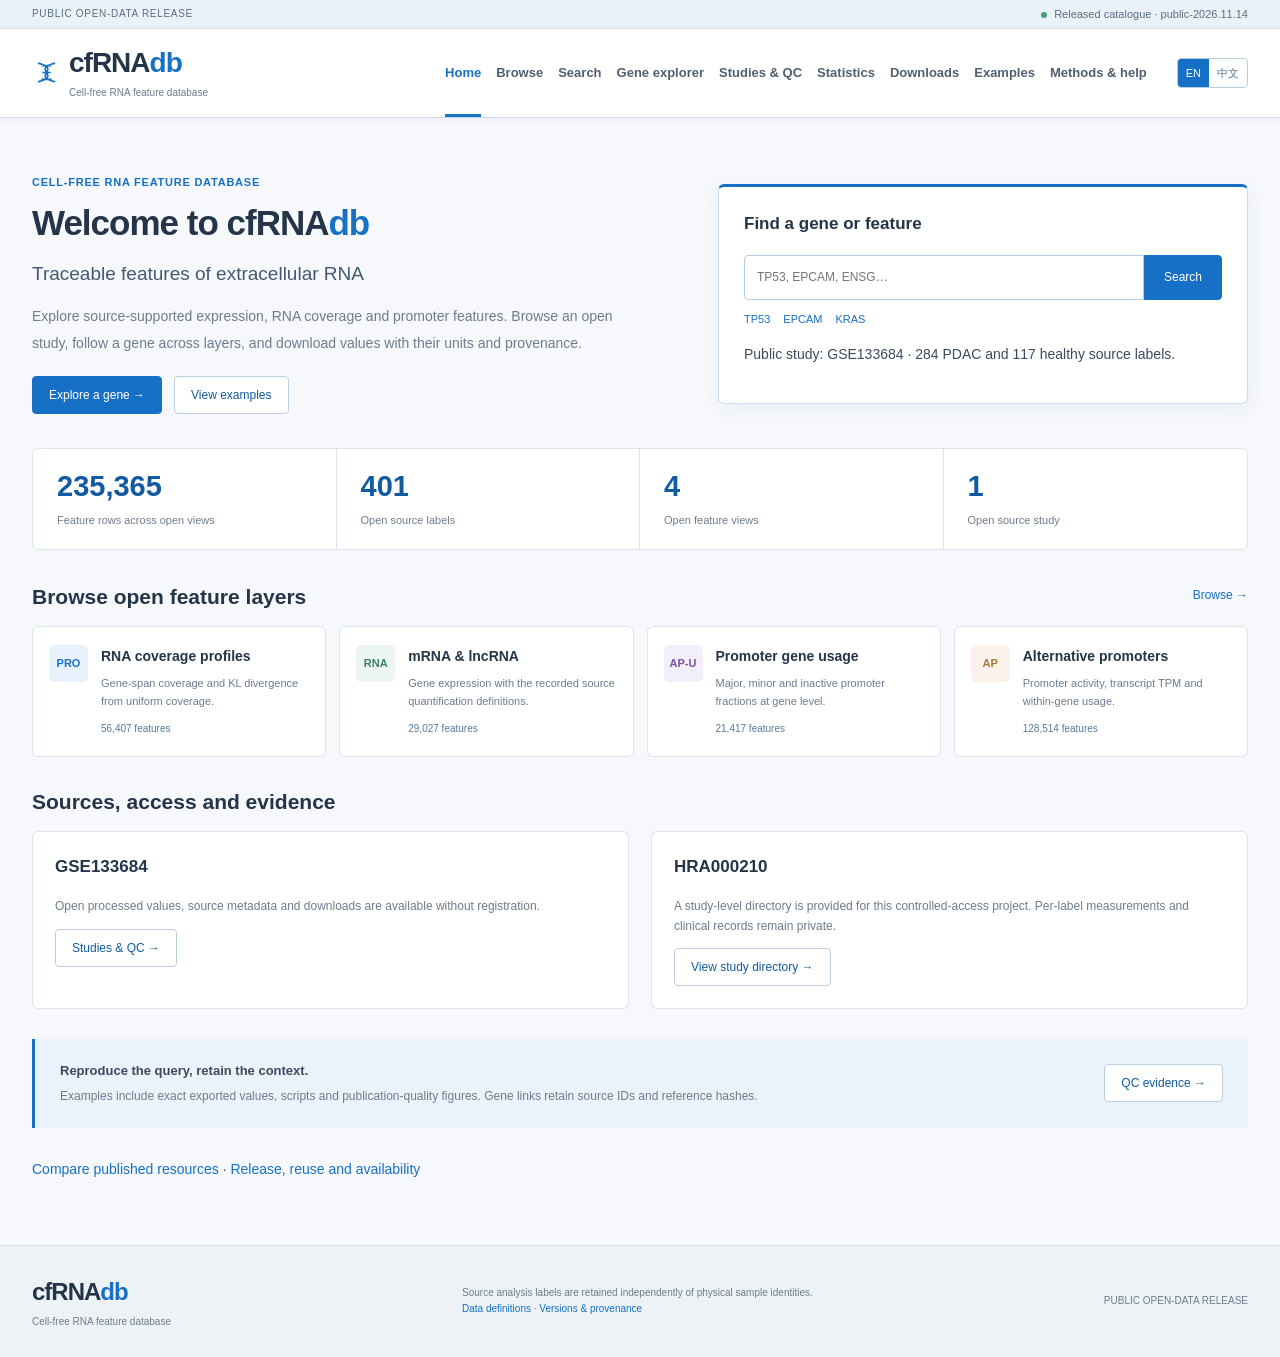
<file: index.html>
<!doctype html>
<html lang="en">
<head>
  <meta charset="utf-8">
  <meta name="viewport" content="width=device-width, initial-scale=1">
  <meta name="robots" content="index,follow">
  <meta name="referrer" content="no-referrer">
  <link rel="icon" href="data:image/svg+xml,%3Csvg xmlns='http://www.w3.org/2000/svg' viewBox='0 0 32 32'%3E%3Crect width='32' height='32' rx='6' fill='%231670c5'/%3E%3Cpath d='M8 5C31 13 1 19 24 27M24 5C1 13 31 19 8 27M10 9h12M10 23h12M11 16h10' fill='none' stroke='%23dbe7d9' stroke-width='1.5'/%3E%3C/svg%3E">
  <meta name="cfrnadb-access" content="public">
  <meta name="description" content="Explore open plasma extracellular RNA features, source-linked genes and reproducible resource examples.">
  <title>cfRNAdb · Open RNA feature resource</title>
  <link rel="stylesheet" href="/portal/assets/portal.css">
  <script type="module" src="/portal/assets/portal.mjs"></script>
</head>
<body>
  <a class="skip" href="#content" data-i18n="skip">Skip to content</a>
  <div class="access-strip"><div class="wrap topbar"><span data-i18n="public">OPEN DATA EDITION</span><span id="connection" class="connection" role="status" data-i18n="connecting">Connecting to the catalogue…</span></div></div>
  <header class="header"><div class="wrap header-inner">
    <a class="brand" href="#/" aria-label="cfRNAdb home"><svg viewBox="0 0 34 34" aria-hidden="true"><path d="M7 6c29 8-9 14 20 22M27 6C-2 14 36 20 7 28M11 9h12M11 25h12M12 17h10"/></svg><span>cfRNA<b>db</b><small data-i18n="subtitle">Cell-free RNA feature database</small></span></a>
    <nav aria-label="Main navigation"><a href="#/" data-nav="home" data-i18n="home">Home</a><a href="#/browse" data-nav="browse" data-i18n="browse">Browse</a><a href="#/search" data-nav="search" data-i18n="search">Search</a><a href="#/genes" data-nav="genes" data-i18n="genes">Gene explorer</a><a href="#/studies" data-nav="studies" data-i18n="studies">Studies & QC</a><a href="#/statistics" data-nav="statistics" data-i18n="statistics">Statistics</a><a href="#/downloads" data-nav="downloads" data-i18n="downloads">Downloads</a><a href="#/examples" data-nav="examples" data-i18n="examples">Examples</a><a href="#/methods" data-nav="methods" data-i18n="help">Methods & help</a></nav>
    <div class="language-switch" aria-label="Language / 界面语言"><a href="?lang=en" data-language="en" lang="en">EN</a><a href="?lang=zh" data-language="zh" lang="zh-CN">中文</a></div>
  </div></header>
  <main id="content" class="wrap main" tabindex="-1"><div class="loading" data-i18n="loading">Loading research data…</div></main>
  <footer class="footer"><div class="wrap footer-inner"><div class="brand-text">cfRNA<b>db</b><small data-i18n="subtitle">Cell-free RNA feature database</small></div><p><span data-i18n="footerNote">Source analysis labels are retained independently of physical sample identities.</span><br><a href="#/methods?section=identity" data-i18n="footerDefinitions">Data definitions</a> · <a href="#/methods?section=versions" data-i18n="footerProvenance">Versions & provenance</a></p><span data-i18n="public">OPEN DATA EDITION</span></div></footer>
  <div id="toast" role="status" aria-live="polite"></div>
</body>
</html>
</file>
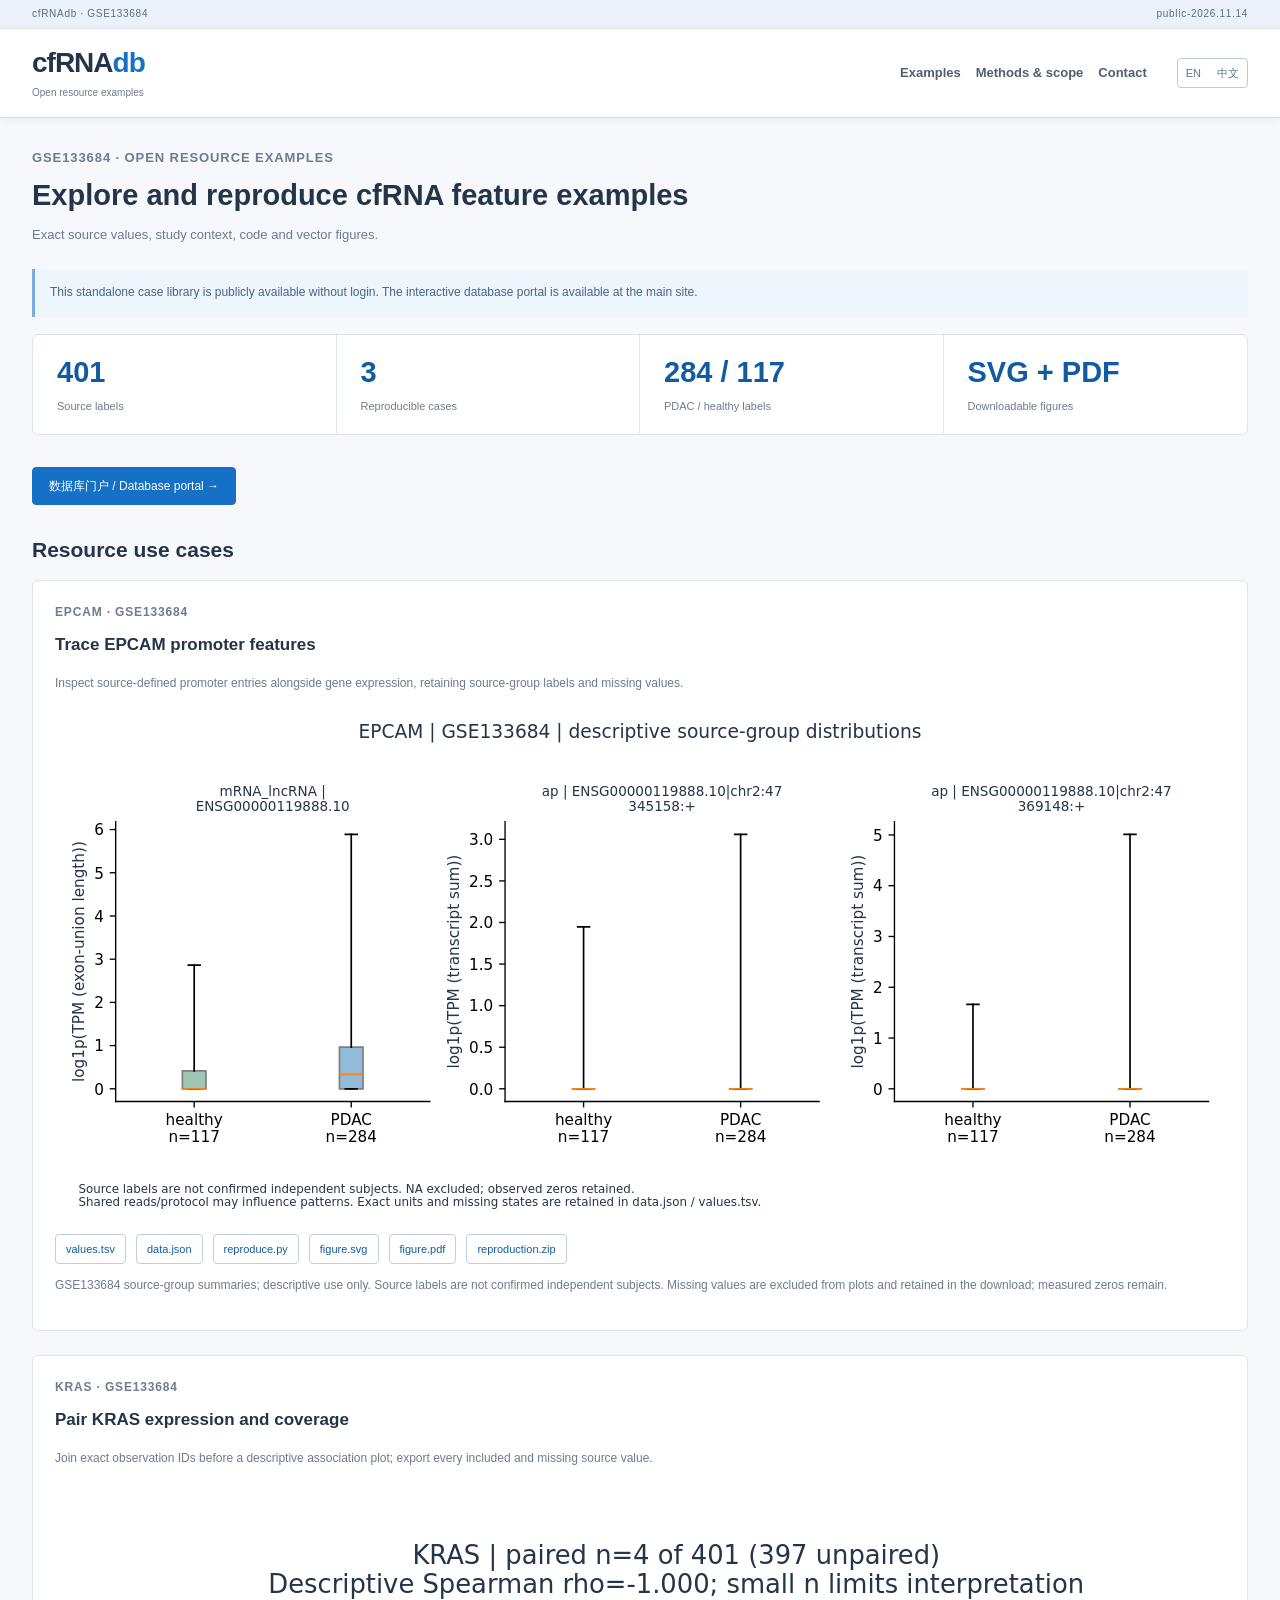
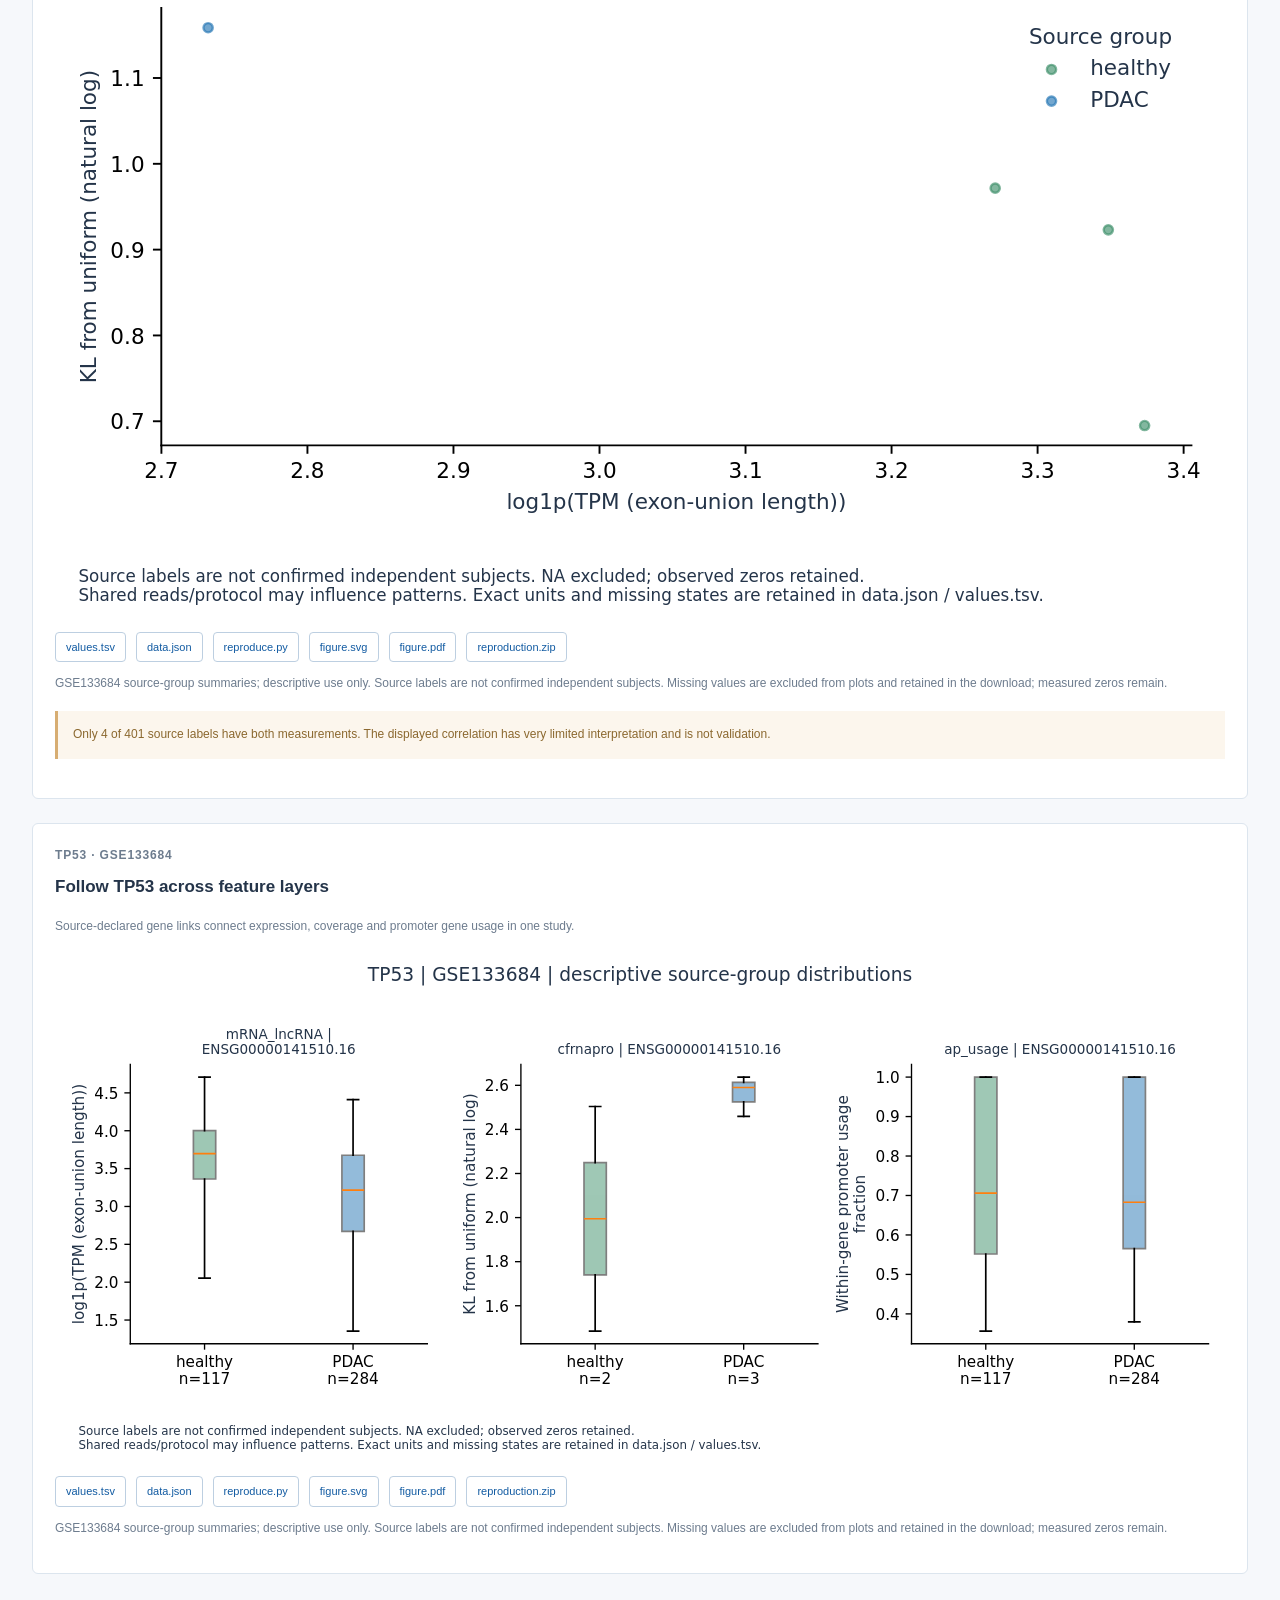
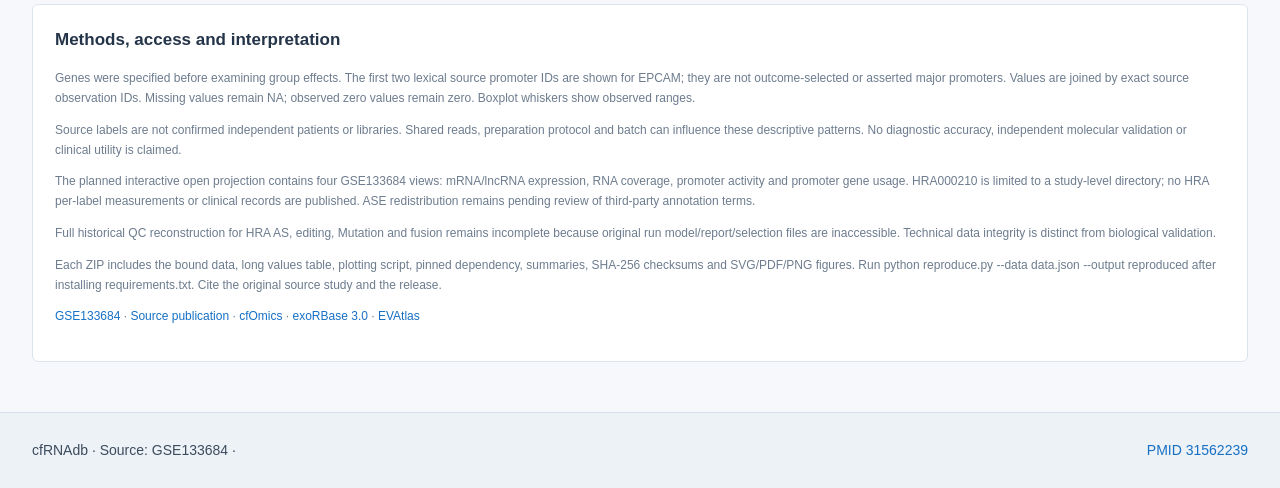
<file: open/index.html>
<!doctype html><html lang="en"><head><meta charset="utf-8"><meta name="viewport" content="width=device-width, initial-scale=1"><meta name="description" content="Open, reproducible cfRNA resource examples from GSE133684 with exact values, provenance, code and SVG/PDF figures."><title>cfRNAdb · Open resource examples</title><link rel="stylesheet" href="assets/portal.css"></head><body>
<a class="skip" href="#content">Skip to content</a><div class="access-strip"><div class="wrap topbar"><span>cfRNAdb · GSE133684</span><span>public-2026.11.14</span></div></div><header class="header"><div class="wrap header-inner"><a class="brand" href="./"><span>cfRNA<b>db</b><small>Open resource examples</small></span></a><nav aria-label="Main navigation"><a href="#cases" id="nav-examples">Examples</a><a href="#methods" id="nav-methods">Methods &amp; scope</a><a href="https://github.com/linxiangsun145/cfrnadb-web/issues">Contact</a></nav><div class="language-switch"><a href="?lang=en">EN</a><a href="?lang=zh">中文</a></div></div></header><main class="wrap main" id="content"></main><footer class="footer"><div class="wrap footer-inner">cfRNAdb · Source: GSE133684 · <a href="https://pubmed.ncbi.nlm.nih.gov/31562239/">PMID 31562239</a></div></footer>
<script type="application/json" id="examples-data">{"format": "cfrnadb.resource-examples.v1", "release": "public-2026.11.14", "items": [{"id": "epcam-promoters", "gene": "EPCAM", "title_en": "Trace EPCAM promoter features", "title_zh": "追溯EPCAM启动子特征", "summary_en": "Inspect source-defined promoter entries alongside gene expression, retaining source-group labels and missing values.", "summary_zh": "将来源定义的启动子条目与基因表达并列查看，保留来源分组和缺失值。", "files": {"data.json": {"sha256": "4f8658f0f9938d1b926144a37bb05c35ae7957532683098acb07256074f74899", "bytes": 193455}, "values.tsv": {"sha256": "b20957470ef307a663233b4a7faf98c8e587790872538b33e7760c210ee69d20", "bytes": 341013}, "reproduce.py": {"sha256": "290efe89f8bc1f95d0ef4e1111f65cdaf94ddfe2cfeab08ba9d030b071e8b623", "bytes": 6216}, "requirements.txt": {"sha256": "c99238cf747fc41c2aca9129f9305e26d332f4e6beb7b7cc05ae76c7ee4fc808", "bytes": 20}, "README.txt": {"sha256": "ee2aae8d5c2c106ccec276c7afac1a240b728a3035aa523cd701ae68938880cb", "bytes": 803}, "summary.json": {"sha256": "1d4b39524eeb153fe3281a4cc411c84c632d02b81c769964969619a2ff695453", "bytes": 2195}, "figure.svg": {"sha256": "c25c3733319a443b1a8be186dfb14b8fa8ca414bad9370fc14521bb5162b8950", "bytes": 23737}, "figure.pdf": {"sha256": "3fe7b254185a510632d994537454f3b05d45dd69e4641c344a6001bec8c45116", "bytes": 20474}, "figure.png": {"sha256": "ec52a79899b0de8c83de045297b526d27ad0cd08e4b3697bf43065d5be1b1070", "bytes": 189710}, "SHA256SUMS.txt": {"sha256": "432a14b995a274d72b99678ceecbef6c587550c490f980fbd0b2f68d18a53902", "bytes": 711}, "reproduction.zip": {"sha256": "a04664eaab54c5e17134ec9c9e722bc9b5557c365c98e6b10d30a32f925d47e5", "bytes": 273557}}, "caption_en": "GSE133684 source-group summaries; descriptive use only. Source labels are not confirmed independent subjects. Missing values are excluded from plots and retained in the download; measured zeros remain.", "caption_zh": "GSE133684 来源分组的描述性展示；来源标签不等于已确认的独立受试者。绘图排除缺失值，下载文件保留缺失状态及实测零值。"}, {"id": "kras-paired-values", "gene": "KRAS", "title_en": "Pair KRAS expression and coverage", "title_zh": "配对查看KRAS表达与覆盖谱", "summary_en": "Join exact observation IDs before a descriptive association plot; export every included and missing source value.", "summary_zh": "按精确观察ID配对后展示描述性关联，导出全部纳入及缺失的来源值。", "files": {"data.json": {"sha256": "faef7a2e4fc92bd3ad4d087d05b5f9c50a4c975aab6a9a1abe69b4103e894cd4", "bytes": 155151}, "values.tsv": {"sha256": "a586c37714c176a2435a8621e9f3a4f61770f1a173fd654dfef386615d0326fe", "bytes": 233209}, "reproduce.py": {"sha256": "290efe89f8bc1f95d0ef4e1111f65cdaf94ddfe2cfeab08ba9d030b071e8b623", "bytes": 6216}, "requirements.txt": {"sha256": "c99238cf747fc41c2aca9129f9305e26d332f4e6beb7b7cc05ae76c7ee4fc808", "bytes": 20}, "README.txt": {"sha256": "a9e46a52697409f1997d6c2c5f7304aa66fc13e153cf05b9f8a66a8d8b85f143", "bytes": 806}, "summary.json": {"sha256": "56a9120f761eb52e6676350a657b59138cab115e8a89f42255ef5c239aeac9a0", "bytes": 1878}, "figure.svg": {"sha256": "2e80803e15d5531cb2414c0653528759648f61ff60a8d68f9f36ebcebcaab156", "bytes": 11646}, "figure.pdf": {"sha256": "e0a9357e8ef24aeb5f40cd647fb1673eafd2c0345eb6f39f2cf64b2c192f7334", "bytes": 19190}, "figure.png": {"sha256": "3c48dd0684f306d0f127a7ec2a798c543e177358a96bbea5ebf6e491deef3ef0", "bytes": 161294}, "SHA256SUMS.txt": {"sha256": "b509719c04258061e3e40f886d49b0631fb1839c02e752531bcf0381e4cd4acf", "bytes": 711}, "reproduction.zip": {"sha256": "cd1cc2067a87a95d1789b4393dfef1a96ea17c0407f21ac7ec08fb8d0655a9da", "bytes": 228418}}, "caption_en": "GSE133684 source-group summaries; descriptive use only. Source labels are not confirmed independent subjects. Missing values are excluded from plots and retained in the download; measured zeros remain.", "caption_zh": "GSE133684 来源分组的描述性展示；来源标签不等于已确认的独立受试者。绘图排除缺失值，下载文件保留缺失状态及实测零值。"}, {"id": "tp53-multiview", "gene": "TP53", "title_en": "Follow TP53 across feature layers", "title_zh": "追踪TP53的跨特征层信息", "summary_en": "Source-declared gene links connect expression, coverage and promoter gene usage in one study.", "summary_zh": "按来源明确的基因标识，关联同一研究内的表达、覆盖谱和启动子使用率。", "files": {"data.json": {"sha256": "8cced22a71edcae9f071897e4a95ce644de491c6f3e2f4dfb19027af5c88dea1", "bytes": 206843}, "values.tsv": {"sha256": "b7ea6b2ce7d0ff47a24cc61cf9eaa3b8b7a86a987ec98b622a832a649ed4104d", "bytes": 344506}, "reproduce.py": {"sha256": "290efe89f8bc1f95d0ef4e1111f65cdaf94ddfe2cfeab08ba9d030b071e8b623", "bytes": 6216}, "requirements.txt": {"sha256": "c99238cf747fc41c2aca9129f9305e26d332f4e6beb7b7cc05ae76c7ee4fc808", "bytes": 20}, "README.txt": {"sha256": "7fd9e959d872806af158ee6306e6b4a6642a2a3b55a6069f7764f854b805b9da", "bytes": 802}, "summary.json": {"sha256": "b0f07edc8a0a7517ea252ef27d0c07420dd0db8971a61a2fc0dc2b5c5a2b2001", "bytes": 2357}, "figure.svg": {"sha256": "9b18254483371fd96c8f7c03f4c6dd8e81dcac63bd82c6899d8ea16f936ae62f", "bytes": 23559}, "figure.pdf": {"sha256": "820127a9f6639bdec8c9b3f7f5cf18a05c335c50b05ba6a2621a6f43f88cfd86", "bytes": 20907}, "figure.png": {"sha256": "341348d1b94a68837c4224161fea6563008223dc3016afb8d25cb54c2a29e10e", "bytes": 210267}, "SHA256SUMS.txt": {"sha256": "c6e5ed17a235f38d96e6ca814d398d6f72c3758f11b0081371b61672bda580a8", "bytes": 711}, "reproduction.zip": {"sha256": "a0480ce5f33edc40eccea905730259179c248198541acdeb627e0ffe6df93b02", "bytes": 304219}}, "caption_en": "GSE133684 source-group summaries; descriptive use only. Source labels are not confirmed independent subjects. Missing values are excluded from plots and retained in the download; measured zeros remain.", "caption_zh": "GSE133684 来源分组的描述性展示；来源标签不等于已确认的独立受试者。绘图排除缺失值，下载文件保留缺失状态及实测零值。"}]}</script><script>
const zh=new URLSearchParams(location.search).get('lang')==='zh',c=(en,cn)=>zh?cn:en,e=v=>String(v??'').replace(/[&<>"']/g,x=>({'&':'&amp;','<':'&lt;','>':'&gt;','"':'&quot;',"'":'&#39;'}[x])),data=JSON.parse(document.getElementById('examples-data').textContent);
document.documentElement.lang=zh?'zh-CN':'en';document.getElementById('nav-examples').textContent=c('Examples','使用案例');document.getElementById('nav-methods').textContent=c('Methods & scope','方法与公开范围');
document.querySelector('#content').innerHTML='<div class="page-top"><div><p class="eyebrow">GSE133684 · OPEN RESOURCE EXAMPLES</p><h1>'+c('Explore and reproduce cfRNA feature examples','查看并复现 cfRNA 特征案例')+'</h1><p>'+c('Exact source values, study context, code and vector figures.','提供精确来源值、研究语境、代码和矢量图。')+'</p></div></div><div class="note">'+c('This standalone case library is publicly available without login. The interactive database portal is available at the main site.','此独立案例库无需登录即可访问。交互式数据库门户现已可从主站访问。')+'</div><div class="metric-row">'+[['401',c('Source labels','来源标签')],['3',c('Reproducible cases','可复现案例')],['284 / 117',c('PDAC / healthy labels','PDAC / healthy 标签')],['SVG + PDF',c('Downloadable figures','可下载图表')]].map(([v,l])=>'<div class="metric"><strong>'+v+'</strong><span>'+l+'</span></div>').join('')+'</div><p><a class="btn primary" href="/?lang=zh">数据库门户 / Database portal →</a></p><section id="cases"><div class="section-head"><h2>'+c('Resource use cases','资源使用案例')+'</h2></div><div class="example-grid">'+data.items.map(item=>'<article class="card"><p class="eyebrow">'+e(item.gene)+' · GSE133684</p><h2>'+e(c(item.title_en,item.title_zh))+'</h2><p>'+e(c(item.summary_en,item.summary_zh))+'</p><a href="examples/'+item.id+'/figure.svg"><img class="example-figure" src="examples/'+item.id+'/figure.svg" alt="'+e(c(item.title_en,item.title_zh))+'"></a><div class="metadata-downloads">'+['values.tsv','data.json','reproduce.py','figure.svg','figure.pdf','reproduction.zip'].map(name=>'<a class="btn small" download href="examples/'+item.id+'/'+name+'">'+name+'</a>').join('')+'</div><p class="small muted">'+e(c(item.caption_en,item.caption_zh))+'</p>'+(item.gene==='KRAS'?'<div class="note warning">'+c('Only 4 of 401 source labels have both measurements. The displayed correlation has very limited interpretation and is not validation.','401个来源标签中仅4个同时具有两项有效测量。相关系数的解释受到很大限制，不作为验证依据。')+'</div>':'')+'</article>').join('')+'</div></section><section class="card section-gap" id="methods"><h2>'+c('Methods, access and interpretation','方法、访问范围与解释')+'</h2><p>'+c('Genes were specified before examining group effects. The first two lexical source promoter IDs are shown for EPCAM; they are not outcome-selected or asserted major promoters. Values are joined by exact source observation IDs. Missing values remain NA; observed zero values remain zero. Boxplot whiskers show observed ranges.','示例基因在检查组间效应前指定。EPCAM展示按来源ID字典顺序排列的前两个启动子，不按效应筛选，也不声明为主要启动子。数值按精确来源观察ID配对，保留NA与实测零值；箱线图须线表示实测范围。')+'</p><p>'+c('Source labels are not confirmed independent patients or libraries. Shared reads, preparation protocol and batch can influence these descriptive patterns. No diagnostic accuracy, independent molecular validation or clinical utility is claimed.','来源标签不等于已确认的独立患者或文库。共享reads、建库流程和批次均可能影响这些描述性分布；案例不声明诊断性能、独立分子验证或临床效用。')+'</p><p>'+c('The planned interactive open projection contains four GSE133684 views: mRNA/lncRNA expression, RNA coverage, promoter activity and promoter gene usage. HRA000210 is limited to a study-level directory; no HRA per-label measurements or clinical records are published. ASE redistribution remains pending review of third-party annotation terms.','交互式公开投影包含GSE133684的四个视图：mRNA/lncRNA表达、RNA覆盖谱、启动子活性和基因层启动子使用率。HRA000210仅限研究级目录，未公开逐标签测量或临床记录。ASE再分发仍待核对第三方注释条款。')+'</p><p>'+c('Full historical QC reconstruction for HRA AS, editing, Mutation and fusion remains incomplete because original run model/report/selection files are inaccessible. Technical data integrity is distinct from biological validation.','HRA的AS、editing、Mutation及fusion原始运行模型、报告和筛选文件仍不可读，完整历史QC重建尚未完成。技术数据完整性与生物学验证是不同证据层级。')+'</p><p>'+c('Each ZIP includes the bound data, long values table, plotting script, pinned dependency, summaries, SHA-256 checksums and SVG/PDF/PNG figures. Run python reproduce.py --data data.json --output reproduced after installing requirements.txt. Cite the original source study and the release.','每个ZIP包含绑定数据、长表数值、绘图脚本、固定依赖、摘要、SHA-256清单及SVG/PDF/PNG图。安装requirements.txt后，运行python reproduce.py --data data.json --output reproduced。使用时引用原始来源研究及本版本。')+'</p><p><a href="https://www.ncbi.nlm.nih.gov/geo/query/acc.cgi?acc=GSE133684">GSE133684</a> · <a href="https://doi.org/10.1136/gutjnl-2019-318860">Source publication</a> · <a href="https://doi.org/10.1093/nar/gkad777">cfOmics</a> · <a href="https://doi.org/10.1093/nar/gkaf1004">exoRBase 3.0</a> · <a href="https://doi.org/10.1093/nar/gkab668">EVAtlas</a></p></section>';
</script></body></html>
</file>
<file: portal/assets/portal.css>
:root{--ink:#243449;--text:#3c4b5d;--muted:#6d7c8e;--blue:#1670c5;--blue-dark:#125ba2;--pale:#edf6fe;--line:#dce5ee;--white:#fff;--amber:#916126;--red:#b44845;--radius:6px}
*{box-sizing:border-box}body{margin:0;background:#f6f8fb;color:var(--text);font:14px/1.65 -apple-system,BlinkMacSystemFont,"Segoe UI","Microsoft YaHei","PingFang SC",Arial,sans-serif}a{color:var(--blue);text-decoration:none}a:hover{text-decoration:underline}button,input,select{font:inherit}button,a,input,select,summary{outline-offset:3px}button:focus-visible,a:focus-visible,input:focus-visible,select:focus-visible{outline:3px solid #75baf2}button{cursor:pointer}button:disabled{opacity:.5;cursor:wait}.wrap{max-width:1340px;margin:auto;padding:0 32px}.access-strip{background:#eaf1f8;border-bottom:1px solid var(--line);font-size:10px;letter-spacing:.07em;color:#596e84}.topbar{display:flex;justify-content:space-between;align-items:center;min-height:28px}.connection{letter-spacing:0;font-size:11px}.connection:before{content:'';display:inline-block;width:6px;height:6px;background:#42a174;border-radius:50%;margin-right:7px}.connection.offline:before{background:var(--red)}
.header{position:sticky;top:0;z-index:20;background:#fffffffa;border-bottom:1px solid #cedbe8;box-shadow:0 2px 8px #254e7310}.header-inner{height:88px;display:flex;align-items:center;gap:30px}.brand{display:flex;align-items:center;color:var(--ink);font-size:28px;font-weight:650;letter-spacing:-1px;white-space:nowrap;line-height:1.1}.brand:hover{text-decoration:none}.brand b,.brand-text b{color:var(--blue);font-weight:650}.brand svg{width:29px;height:37px;margin-right:8px;fill:none;stroke:var(--blue);stroke-width:1.9}.brand small{display:block;font-size:10px;font-weight:400;letter-spacing:0;color:var(--muted);margin-top:8px}.brand>span{display:block}nav{display:flex;gap:24px;align-items:stretch;height:100%;flex:1;justify-content:flex-end;min-width:0}nav a{display:flex;align-items:center;font-size:13px;font-weight:550;color:#4f5f71;border-bottom:3px solid transparent;padding-top:3px;white-space:nowrap}nav a.active{color:var(--blue);border-color:var(--blue)}nav a:hover{color:var(--blue);text-decoration:none}.language-switch{display:flex;border:1px solid #b8cce0;border-radius:4px;overflow:hidden;flex-shrink:0}.language-switch a{padding:5px 8px;font-size:11px;color:#58738c}.language-switch a.active{background:var(--blue);color:white}.language-switch a:hover{text-decoration:none}
.main{min-height:calc(100vh - 265px);padding-top:29px;padding-bottom:50px}.eyebrow{font-size:11px;letter-spacing:.07em;text-transform:uppercase;font-weight:650;color:var(--blue);margin:0 0 9px}.hero{display:grid;grid-template-columns:minmax(0,1.2fr) minmax(0,1fr);gap:50px;align-items:center;padding:26px 0 34px}.welcome h1{font-size:35px;line-height:1.3;color:var(--ink);letter-spacing:-1px;margin:0 0 12px;font-weight:650}.welcome h1>span{white-space:nowrap}.welcome h1 b{color:var(--blue)}.welcome h2{font-size:19px;font-weight:500;color:#435972;margin:0 0 14px}.lead{font-size:14px;line-height:1.9;color:var(--muted);max-width:610px;margin:0 0 20px}.hero-actions{display:flex;gap:12px}.search-card{border:1px solid #ccdeef;background:#fff;border-top:3px solid var(--blue);padding:23px 25px;border-radius:6px;box-shadow:0 5px 18px #2a5a8110;min-width:0}.panel-title{display:flex;align-items:center;gap:10px;justify-content:space-between;margin-bottom:17px}.panel-title h2{font-size:17px;color:var(--ink);margin:0;flex:1}.panel-title>span:last-child{font-size:11px;color:var(--muted)}.search-icon{font-size:25px;color:var(--blue);line-height:1}.search-large{display:flex;gap:0;min-width:0}.search-large input{flex:1;min-width:0;border:1px solid #b7cde3;border-radius:4px 0 0 4px;padding:12px;font-size:12px;background:#fff}.search-large .btn{border-radius:0 4px 4px 0;flex-shrink:0;min-width:78px}.examples{font-size:11px;color:var(--muted);display:flex;gap:13px;align-items:center;flex-wrap:wrap;margin-top:10px}.search-card>.small{font-size:11px;margin:14px 0}.search-foot{display:flex;justify-content:space-between;gap:8px;border-top:1px solid var(--line);padding-top:13px;font-size:10px;color:var(--muted)}.btn{display:inline-flex;align-items:center;justify-content:center;gap:5px;border:1px solid #bdcfe1;background:#fff;color:var(--blue-dark);font-weight:500;padding:9px 16px;font-size:12px;border-radius:4px;line-height:1.5;white-space:normal;text-align:center}.btn:hover{background:#edf5fd;text-decoration:none}.btn.primary{border-color:var(--blue);background:var(--blue);color:#fff}.btn.primary:hover{background:var(--blue-dark)}.btn.small{font-size:11px;padding:6px 10px}
.metric-row{display:grid;grid-template-columns:repeat(4,minmax(0,1fr));border:1px solid var(--line);border-radius:6px;background:#fff;margin:0 0 32px;overflow:hidden}.metric{padding:19px 24px;border-right:1px solid var(--line)}.metric:last-child{border-right:0}.metric strong{font-size:29px;font-weight:650;color:var(--blue-dark);display:block;line-height:1.25}.metric span{font-size:11px;display:block;color:var(--muted);margin-top:7px}.section-head{display:flex;align-items:center;justify-content:space-between;gap:20px;margin:30px 0 15px}.section-head h2{font-size:21px;font-weight:600;line-height:1.4;margin:0;color:var(--ink)}.section-head .eyebrow{margin-bottom:3px;font-size:10px}.section-head>a{font-size:12px;white-space:nowrap}.cards{display:grid;grid-template-columns:repeat(4,minmax(0,1fr));gap:13px}.card{border:1px solid var(--line);background:#fff;border-radius:var(--radius);padding:22px;min-width:0}.card h2{font-size:17px;line-height:1.5;font-weight:600;color:var(--ink);margin:0 0 17px}.card h3{font-size:15px;color:var(--ink);margin:0 0 11px}.card p{font-size:12px;color:var(--muted)}.card+.card{margin-top:20px}.feature-card{display:flex;gap:13px;align-items:flex-start;padding:18px 16px;color:var(--text);transition:background .15s,border-color .15s}.feature-card:hover{background:#f7fbff;border-color:#85b7e3;text-decoration:none}.feature-card h3{font-size:14px;margin:0 0 6px;font-weight:600}.feature-card p{font-size:11px;line-height:1.65;color:var(--muted);margin:0 0 11px;min-height:36px}.feature-card .symbol{height:37px;min-width:39px;display:flex;align-items:center;justify-content:center;border-radius:5px;background:#e8f2fc;color:var(--blue);font-size:11px;font-weight:700;flex-shrink:0}.feature-card:nth-child(4n+2) .symbol{background:#edf5f1;color:#398466}.feature-card:nth-child(4n+3) .symbol{background:#f3effa;color:#7753a5}.feature-card:nth-child(4n+4) .symbol{background:#fbf3e9;color:#a77938}.card-count{font-size:10px;color:#567a9b;display:flex;justify-content:space-between}.feature-grid .card+.card,.two-columns>.card+.card,.detail-grid>aside>.card:first-child{margin-top:0}.two-columns{display:grid;grid-template-columns:repeat(2,minmax(0,1fr));gap:22px}.study-card{border-top:3px solid #66a1d6}.study-heading{display:flex;justify-content:space-between;gap:10px;margin-bottom:10px}.study-heading .eyebrow{margin:0}.tiny-stats{display:flex;gap:32px;margin:21px 0}.tiny-stats span{display:flex;flex-direction:column;font-size:11px;color:var(--muted)}.tiny-stats b{font-size:22px;color:var(--ink);font-weight:600}.intro{display:flex;align-items:center;justify-content:space-between;gap:25px;background:#eaf3fc;border-left:3px solid var(--blue);padding:21px 25px;margin-top:30px;font-size:13px}.intro p{font-size:12px;margin:5px 0 0;color:var(--muted)}.intro .btn{flex-shrink:0}
.page-top{display:flex;align-items:center;justify-content:space-between;gap:25px;margin-bottom:24px}.page-top h1{font-size:29px;font-weight:600;line-height:1.4;color:var(--ink);margin:0 0 8px}.page-top p{margin:0;font-size:13px;color:var(--muted);max-width:860px}.page-top p.eyebrow{margin:0 0 7px}.crumbs{font-size:11px;color:var(--muted);margin-bottom:18px}.feature-tabs{display:flex;gap:0;overflow:auto;border-bottom:1px solid #bfcfdf;background:#fff;margin-bottom:20px;scrollbar-width:thin}.feature-tabs a{display:flex;align-items:center;gap:6px;padding:10px 14px;border-bottom:3px solid transparent;color:#5f7285;font-size:12px;flex-shrink:0;white-space:nowrap}.feature-tabs a.active{color:var(--blue);border-color:var(--blue);background:#edf5fd}.feature-tabs a:hover{text-decoration:none;background:#f4f8fc}.feature-tabs a b{font-size:11px}.feature-tabs a span{font-size:11px}.filter-panel{border:1px solid #ccdeef;border-top:3px solid #75a9d6;border-radius:5px;background:#fff;padding:20px 23px;margin-bottom:17px}.filter-panel .panel-title{margin-bottom:15px}.toolbar{display:grid;grid-template-columns:1.45fr 1fr 1fr 1.15fr auto;align-items:end;gap:14px}.field{display:flex;flex-direction:column;gap:7px;min-width:0}.field label{font-size:11px;font-weight:600;color:#50657c}.field input,.field select,.table-actions select{min-width:0;width:100%;background:#fff;border:1px solid #c5d4e3;border-radius:4px;padding:9px 10px;color:var(--text);font-size:12px;max-width:100%}.filter-actions{display:flex;flex-direction:column;align-items:center;gap:6px}.filter-actions .btn{min-width:82px}.filter-actions>a{font-size:10px}.options{display:flex;align-items:center;flex-wrap:wrap;gap:22px;margin-top:17px;font-size:11px;color:var(--muted)}.options label{display:flex;align-items:center;gap:7px;cursor:pointer}.options input{accent-color:var(--blue);margin:0;width:13px;height:13px}.result-bar{display:flex;justify-content:space-between;align-items:center;gap:15px;margin:19px 0 14px;font-size:12px;color:var(--muted)}.table-actions{display:flex;align-items:center;gap:12px}.table-actions>label{display:flex;align-items:center;gap:7px;font-size:11px;white-space:nowrap}.table-actions select{width:64px;padding:5px}.table-wrap{max-width:100%;overflow:auto;border:1px solid var(--line);border-radius:4px;background:white;scrollbar-width:thin}.card .table-wrap{border-color:#e2e9f0}table{width:100%;border-collapse:collapse;font-size:12px;text-align:left}th{background:#eaf3fb;color:#435e78;font-size:11px;font-weight:600;white-space:nowrap;border-bottom:1px solid #cdddeb}th,td{padding:12px 14px;vertical-align:top}td{border-bottom:1px solid #e7edf3}tbody tr:nth-child(even){background:#f7fafc}tbody tr:hover{background:#edf5fd}tbody tr:last-child td{border-bottom:0}.right{text-align:right}.feature-name{display:block;max-width:480px;overflow-wrap:anywhere;line-height:1.65;font-weight:500}.secondary{display:block;margin-top:3px;font-size:10px;color:#7c8997}.mono{font-family:ui-monospace,SFMono-Regular,Consolas,"Liberation Mono",monospace;font-size:11px;overflow-wrap:anywhere}.pager{display:flex;justify-content:flex-end;gap:10px;margin-top:20px}.pill{display:inline-flex;align-items:center;white-space:nowrap;border:1px solid #d7e3ef;background:#f3f7fb;color:#61778d;font-size:10px;padding:3px 7px;border-radius:4px}.pill.final{border-color:#b8d5ee;background:#edf5fd;color:#286ca8}.pill.audit{background:#f8f1e7;border-color:#e9d5b8;color:#956728}.pill.history,.pill.preview{background:#f5f3f9;color:#837294;border-color:#ded6e9}.badges{display:flex;flex-wrap:wrap;gap:8px;margin:12px 0}.note{font-size:12px;line-height:1.8;background:#edf5fd;border-left:3px solid #7cadde;color:#466785;padding:13px 15px;margin:17px 0;overflow-wrap:anywhere}.note.warning{background:#fcf6ed;border-color:#d7ad72;color:#8b682f}.note.tip{background:#e7f5fc;border-left-color:#55b0d3;color:#39708a}.small{font-size:11px}.muted{color:var(--muted)}.loading,.empty,.error{padding:45px 25px;text-align:center;border:1px solid var(--line);background:white;border-radius:6px}.loading{color:var(--muted)}.empty h2,.error h2{font-size:21px;margin:0 0 12px}.empty p,.error p{font-size:13px}.error{border-color:#e7cbc8;color:var(--red)}
.detail-heading h1{font:500 23px/1.6 ui-monospace,SFMono-Regular,Consolas,monospace;overflow-wrap:anywhere;max-width:1050px}.detail-grid{display:grid;grid-template-columns:minmax(0,1fr) 300px;gap:22px}.detail-grid>*,.two-columns>*,.download-layout>*,.docs-grid>*{min-width:0}.unit-select{display:flex;align-items:center;justify-content:space-between;gap:20px;margin-bottom:20px}.unit-select .field{min-width:230px}.unit-note{font-size:10px;text-align:right;color:var(--muted);max-width:50%;overflow-wrap:anywhere}.unit-note b{color:#4d6b85;font-weight:500;font-size:11px}.mini-metrics{display:grid;grid-template-columns:repeat(4,minmax(0,1fr));gap:10px;margin:15px 0 22px}.mini-metric{background:#f0f6fb;padding:14px;border-radius:4px;min-width:0}.mini-metric b{font-size:20px;font-weight:600;color:var(--ink);display:block;overflow-wrap:anywhere}.mini-metric span{font-size:10px;color:#6a8094;display:block;margin-top:5px}.chart{display:block;width:100%;height:auto;max-height:280px;color:#708399}.chart .grid{stroke:#dfe8f1;stroke-width:1}.chart .bar{fill:#5a96c9}.chart text{fill:#6c8297;font:10px Arial,sans-serif}.chart-caption{font-size:10px!important;margin-top:11px!important;overflow-wrap:anywhere}.source-table-tools{display:flex;align-items:center;justify-content:space-between;gap:15px;margin-bottom:16px}.source-table-tools h2{margin:0}.source-table-tools input,.sources-header>input{border:1px solid #c9d7e5;border-radius:4px;padding:8px 10px;font-size:11px;background:white;color:var(--text);max-width:250px}.definition{margin:0}.definition>div{padding:11px 0;border-bottom:1px solid #e5ecf3}.definition>div:last-child{border-bottom:0}.definition dt{font-size:10px;color:#7a8a9a;margin-bottom:5px}.definition dd{font-size:12px;color:#405a72;margin:0;line-height:1.8;overflow-wrap:anywhere}.definition dd.mono{font-size:10px}.definition dd.hash{font-size:9px}.aside-links{display:flex;flex-direction:column;gap:10px;margin-top:20px}.hash{font:10px/1.8 ui-monospace,SFMono-Regular,Consolas,monospace;overflow-wrap:anywhere}.state{font-size:10px;background:#edf5fd;color:#3876a8;padding:4px 7px;border-radius:4px;display:inline-block}.state.missing{background:#faf3e8;color:#a07c45}.source-definition{font-size:11px;color:#72859a;margin-top:12px}.source-definition p{font-size:11px!important}.source-definition summary{cursor:pointer;color:var(--blue)}.legend{display:flex;gap:18px;flex-wrap:wrap;margin:20px 0;font-size:10px;color:var(--muted)}.legend span:before{content:'';display:inline-block;width:11px;height:7px;background:#6fa4d1;margin-right:6px;border-radius:2px}.legend span:last-child:before{background:#d4bd91}.coverage-row{margin:17px 0}.coverage-row>div:first-child{display:flex;justify-content:space-between;gap:15px;font-size:11px;margin-bottom:7px}.coverage-row>div:first-child>span{color:var(--muted);white-space:nowrap;font-size:10px}.coverage-track{height:7px;background:#edf1f6;border-radius:3px;display:flex;overflow:hidden}.coverage-track span:first-child{background:#6fa4d1}.coverage-track span:last-child{background:#d4bd91}.sources-header{display:flex;align-items:end;justify-content:space-between;gap:20px;margin-bottom:18px}.sources-header h2{font-size:19px;font-weight:600;color:var(--ink);margin:0}.sources-header>input{min-width:230px}.sources-header .field{min-width:260px}.section-gap{margin-top:30px}.stat-bars>a{display:block;margin:18px 0}.stat-bars>a>div{display:flex;justify-content:space-between;gap:15px;font-size:12px;margin-bottom:7px}.stat-bars b{font-weight:600;color:#527695}.stat-track{height:9px;background:#edf3f8;display:block;border-radius:2px;overflow:hidden}.stat-track i{display:block;height:100%;min-width:1px;background:#6fa4d1}
.download-layout{display:grid;grid-template-columns:minmax(0,1.3fr) minmax(0,.7fr);gap:22px}.download-form{display:grid;gap:18px}.download-form .mini-metrics{margin:0 0 3px}.download-form .badges{margin:0}.download-form .note{margin:0}.download-form>.btn{margin-top:3px}.bundle-files{list-style:none;margin:0;padding:0}.bundle-files li{border-bottom:1px solid var(--line);padding:12px 0;font-size:11px}.bundle-files li:last-child{border:0}.bundle-files b{display:block;color:#48667f;font-weight:550}.bundle-files small{display:block;color:var(--muted);margin-top:3px;font-size:10px}.job{padding:22px;border:1px solid #bddacb;border-radius:5px;background:#f0f8f4;margin-top:20px;overflow-wrap:anywhere}.job strong{font-size:16px;color:#3b7861}.job p{font-size:11px}.job .hash{font-size:9px}.job.progress{background:#eff6fd;border-color:#b9d4ee}.job.progress strong{color:var(--blue)}.job.progress:before{content:'';display:block;height:3px;margin-bottom:15px;border-radius:2px;background:linear-gradient(90deg,#d3e4f3,#619aca,#d3e4f3);background-size:200% 100%;animation:progress 2s linear infinite}@keyframes progress{to{background-position:200% 0}}.docs-grid{display:grid;grid-template-columns:205px minmax(0,1fr);gap:24px}.docs-nav{position:sticky;top:112px;align-self:start;display:grid;gap:2px;background:white;border:1px solid var(--line);border-radius:4px;padding:8px}.docs-nav a{padding:10px 13px;color:#5a748c;font-size:12px;border-left:3px solid transparent}.docs-nav a.active{color:var(--blue);background:#edf5fd;border-left-color:var(--blue)}.docs section{background:white;border:1px solid var(--line);border-radius:5px;padding:26px;margin-bottom:20px;scroll-margin-top:108px}.docs h2{font-size:23px;font-weight:600;color:var(--ink);margin:0 0 17px}.docs h3{font-size:16px;font-weight:600;color:var(--ink);margin:25px 0 12px}.docs p,.docs li{font-size:13px;line-height:1.95}.docs li{margin-bottom:8px}.docs ol,.docs ul{padding-left:23px}.docs table{font-size:12px}.docs th,.docs td{padding:10px 12px}.footer{background:#edf2f7;border-top:1px solid #d6e1eb;padding:26px 0}.footer-inner{display:flex;align-items:center;justify-content:space-between;gap:25px}.brand-text{font-size:24px;color:var(--ink);font-weight:600;letter-spacing:-1px}.brand-text small{display:block;font-size:10px;font-weight:400;letter-spacing:0;color:var(--muted);margin-top:3px}.footer p,.footer-inner>span{font-size:10px;color:var(--muted)}.skip{position:fixed;top:-100px;left:15px;z-index:100;background:white;padding:12px;border:1px solid var(--blue)}.skip:focus{top:10px}.sr-only{position:absolute;width:1px;height:1px;padding:0;margin:-1px;overflow:hidden;clip:rect(0,0,0,0);white-space:nowrap;border:0}#toast{display:none}
@media(max-width:1200px){.wrap{padding-left:24px;padding-right:24px}.header-inner{gap:20px}nav{gap:17px}nav a{font-size:12px}.brand{font-size:26px}.brand small{font-size:9px}.toolbar{grid-template-columns:1.3fr 1fr 1fr}.toolbar .field:first-child{grid-column:1/-1}.filter-actions{flex-direction:row;gap:14px}.feature-card{display:block}.feature-card .symbol{display:inline-flex;margin-bottom:12px}.hero{gap:30px}.detail-grid{grid-template-columns:minmax(0,1fr) 270px}.feature-tabs a span{display:none}}
@media(max-width:950px){.header-inner{position:relative;height:auto;min-height:105px;flex-wrap:wrap;gap:0;padding-top:13px}.brand{font-size:25px}.brand small{font-size:10px;margin-top:5px}.brand svg{height:32px}.language-switch{position:absolute;right:24px;top:18px}nav{order:3;flex-basis:100%;justify-content:flex-start;gap:25px;height:45px;margin-top:7px;overflow:auto;scrollbar-width:thin}nav a{font-size:12px;flex-shrink:0}.cards{grid-template-columns:repeat(3,minmax(0,1fr))}.hero{gap:25px}.welcome h1{font-size:30px}.welcome h2{font-size:17px}.hero .lead{font-size:12px}.search-card{padding:20px}.search-large input{font-size:11px;padding:10px}.search-foot{flex-direction:column}.metric{padding:18px}.metric strong{font-size:25px}.metric span{font-size:10px}.detail-grid{grid-template-columns:minmax(0,1fr) 245px}.unit-select{align-items:flex-start;flex-direction:column}.unit-note{max-width:none;text-align:left}.docs section{scroll-margin-top:125px}}
@media(max-width:720px){.wrap{padding-left:20px;padding-right:20px}.main{padding-top:22px;padding-bottom:35px}.hero{grid-template-columns:minmax(0,1fr);padding:12px 0 25px;gap:23px}.welcome h1{font-size:31px}.welcome h2{font-size:18px}.hero .lead{font-size:13px}.search-card{padding:20px}.search-foot{flex-direction:row}.cards{grid-template-columns:repeat(2,minmax(0,1fr))}.metric-row{grid-template-columns:repeat(2,minmax(0,1fr));margin-bottom:25px}.metric:nth-child(2){border-right:0}.metric:nth-child(-n+2){border-bottom:1px solid var(--line)}.metric strong{font-size:27px}.metric span{font-size:11px}.two-columns,.detail-grid,.download-layout,.docs-grid{grid-template-columns:minmax(0,1fr)}.section-head{margin-top:25px}.section-head h2{font-size:19px}.section-head>a{font-size:11px}.feature-card{padding:16px}.feature-card h3{font-size:14px}.page-top{display:block}.page-top>.btn{margin-top:15px}.page-top h1{font-size:26px}.page-top p{font-size:12px}.detail-heading h1{font-size:19px}.toolbar{grid-template-columns:repeat(2,minmax(0,1fr));gap:12px}.toolbar .field:first-child{grid-column:1/-1}.toolbar .field:nth-child(4){grid-column:1/-1}.filter-panel{padding:17px}.filter-actions{grid-column:1/-1}.filter-panel .panel-title>span{display:none}.options{gap:12px;font-size:10px}.result-bar{font-size:11px}.table-actions{flex-direction:column;align-items:flex-end;gap:7px}.table-actions label{font-size:10px}.feature-name{max-width:310px}.table-wrap{max-width:100%}th,td{padding:11px}.pill{font-size:9px}.card{padding:19px}.mini-metrics{grid-template-columns:repeat(2,minmax(0,1fr))}.unit-select .field{min-width:0;width:100%}.source-table-tools{align-items:stretch;flex-direction:column}.source-table-tools input{max-width:none}.sources-header{display:block}.sources-header>input{width:100%;max-width:none;margin-bottom:9px}.sources-header .field{min-width:0;margin-top:14px}.docs-nav{display:flex;position:static;overflow:auto;margin-bottom:0;padding:5px;gap:2px}.docs-nav a{white-space:nowrap;font-size:11px;padding:7px 10px;border-left:0;border-bottom:2px solid transparent}.docs-nav a.active{border-bottom-color:var(--blue)}.docs section{padding:21px;scroll-margin-top:125px}.docs h2{font-size:21px}.intro{align-items:flex-start;flex-direction:column;gap:15px;padding:20px}.footer-inner{flex-wrap:wrap;align-items:flex-start}.footer-inner>span{display:none}.footer p{font-size:10px}.search-large .btn{min-width:70px}.card h2{font-size:16px}}
@media(max-width:410px){.wrap{padding-left:16px;padding-right:16px}.topbar{font-size:9px}.connection{font-size:9px}.language-switch{right:16px}.brand{font-size:24px}.brand small{font-size:9px}nav{gap:22px}nav a{font-size:11px}.welcome h1{font-size:28px}.welcome h2{font-size:16px}.feature-card h3{font-size:13px}.feature-card p{font-size:10px}.feature-card{padding:14px}.cards{gap:10px}.metric{padding:16px}.metric span{font-size:10px}.metric strong{font-size:25px}.search-card{padding:17px}.search-card h2{font-size:16px}.search-foot{font-size:9px}.section-head h2{font-size:18px}.section-head>a{font-size:10px}.page-top h1{font-size:25px}.detail-heading h1{font-size:17px}.mini-metric b{font-size:18px}.mini-metric span{font-size:10px}.table-actions .btn{font-size:10px}.feature-name{max-width:270px}.definition dd{font-size:11px}.note{font-size:11px}}
@media(prefers-reduced-motion:reduce){*{animation:none!important;scroll-behavior:auto!important;transition:none!important}}

.main{scroll-margin-top:112px}.main:focus{outline:none}
.feature-tabs a span{display:none}.feature-tabs a.active span{display:inline}

/* Curated metadata: compact core information and optional details. */
.metadata-study .section-head{margin:0 0 14px}.metadata-downloads{display:flex;flex-wrap:wrap;gap:10px;margin-top:17px}.metadata-core{margin-bottom:18px}.metadata-extended{margin:0 0 24px!important}.metadata-extended>summary{font-weight:600;color:var(--blue-dark);cursor:pointer}.metadata-extended[open]>summary{margin-bottom:20px}.metadata-extension-grid{display:grid;grid-template-columns:repeat(2,minmax(0,1fr));gap:28px}.metadata-extension-grid .definition dd{overflow-wrap:anywhere}.metadata-links{display:flex;flex-wrap:wrap;gap:3px 6px;font-size:11px}.metadata-study .definition dd{overflow-wrap:anywhere}
.metadata-study .definition{display:grid;grid-template-columns:repeat(3,minmax(0,1fr));gap:17px 25px;margin:0}.metadata-core .definition{display:grid;grid-template-columns:repeat(2,minmax(0,1fr));gap:17px 25px}.metadata-item{min-width:0}.metadata-item dt{margin:0 0 5px}.metadata-item dd{margin:0;overflow-wrap:anywhere}.metadata-extension-grid .definition{display:grid;gap:13px}
@media(max-width:768px){.metadata-extension-grid{grid-template-columns:minmax(0,1fr);gap:15px}.metadata-study .definition{grid-template-columns:repeat(2,minmax(0,1fr))}}
@media(max-width:480px){.metadata-study .definition,.metadata-core .definition{grid-template-columns:minmax(0,1fr)}}

/* Gene-centred views and reproducible resource examples. */
nav{gap:15px}.gene-form{display:grid;grid-template-columns:2fr 1fr auto;align-items:end;gap:15px}.gene-form input,.gene-form select{width:100%}.gene-coverage{display:flex;flex-wrap:wrap;gap:8px 20px;font-size:12px}.gene-plots{display:grid;grid-template-columns:repeat(3,minmax(0,1fr));gap:18px}.gene-plots>.card+.card{margin-top:0}.example-grid{display:grid;grid-template-columns:minmax(0,1fr);gap:24px}.example-grid>.card+.card{margin-top:0}.example-figure{display:block;width:100%;height:auto;margin:20px 0}.gene-plots .chart{min-width:0}
@media(max-width:1100px){.gene-plots{grid-template-columns:minmax(0,1fr)}}
@media(max-width:650px){.gene-form{grid-template-columns:minmax(0,1fr)}.gene-form .btn{justify-self:start}}

/* Resource audit figures and comparison preserve their own data units. */
.audit-figure{margin:24px 0}.audit-figure img{display:block;width:100%;height:auto;margin:16px 0}.audit-figure figcaption{font-size:14px;color:var(--muted,#53697b)}.resource-comparison td{min-width:170px;vertical-align:top;white-space:normal}.resource-comparison td:first-child{min-width:135px}.resource-comparison td:last-child{min-width:260px}

.public-hidden{display:none}
</file>
<file: open/assets/portal.css>
:root{--ink:#243449;--text:#3c4b5d;--muted:#6d7c8e;--blue:#1670c5;--blue-dark:#125ba2;--pale:#edf6fe;--line:#dce5ee;--white:#fff;--amber:#916126;--red:#b44845;--radius:6px}
*{box-sizing:border-box}body{margin:0;background:#f6f8fb;color:var(--text);font:14px/1.65 -apple-system,BlinkMacSystemFont,"Segoe UI","Microsoft YaHei","PingFang SC",Arial,sans-serif}a{color:var(--blue);text-decoration:none}a:hover{text-decoration:underline}button,input,select{font:inherit}button,a,input,select,summary{outline-offset:3px}button:focus-visible,a:focus-visible,input:focus-visible,select:focus-visible{outline:3px solid #75baf2}button{cursor:pointer}button:disabled{opacity:.5;cursor:wait}.wrap{max-width:1340px;margin:auto;padding:0 32px}.access-strip{background:#eaf1f8;border-bottom:1px solid var(--line);font-size:10px;letter-spacing:.07em;color:#596e84}.topbar{display:flex;justify-content:space-between;align-items:center;min-height:28px}.connection{letter-spacing:0;font-size:11px}.connection:before{content:'';display:inline-block;width:6px;height:6px;background:#42a174;border-radius:50%;margin-right:7px}.connection.offline:before{background:var(--red)}
.header{position:sticky;top:0;z-index:20;background:#fffffffa;border-bottom:1px solid #cedbe8;box-shadow:0 2px 8px #254e7310}.header-inner{height:88px;display:flex;align-items:center;gap:30px}.brand{display:flex;align-items:center;color:var(--ink);font-size:28px;font-weight:650;letter-spacing:-1px;white-space:nowrap;line-height:1.1}.brand:hover{text-decoration:none}.brand b,.brand-text b{color:var(--blue);font-weight:650}.brand svg{width:29px;height:37px;margin-right:8px;fill:none;stroke:var(--blue);stroke-width:1.9}.brand small{display:block;font-size:10px;font-weight:400;letter-spacing:0;color:var(--muted);margin-top:8px}.brand>span{display:block}nav{display:flex;gap:24px;align-items:stretch;height:100%;flex:1;justify-content:flex-end;min-width:0}nav a{display:flex;align-items:center;font-size:13px;font-weight:550;color:#4f5f71;border-bottom:3px solid transparent;padding-top:3px;white-space:nowrap}nav a.active{color:var(--blue);border-color:var(--blue)}nav a:hover{color:var(--blue);text-decoration:none}.language-switch{display:flex;border:1px solid #b8cce0;border-radius:4px;overflow:hidden;flex-shrink:0}.language-switch a{padding:5px 8px;font-size:11px;color:#58738c}.language-switch a.active{background:var(--blue);color:white}.language-switch a:hover{text-decoration:none}
.main{min-height:calc(100vh - 265px);padding-top:29px;padding-bottom:50px}.eyebrow{font-size:11px;letter-spacing:.07em;text-transform:uppercase;font-weight:650;color:var(--blue);margin:0 0 9px}.hero{display:grid;grid-template-columns:minmax(0,1.2fr) minmax(0,1fr);gap:50px;align-items:center;padding:26px 0 34px}.welcome h1{font-size:35px;line-height:1.3;color:var(--ink);letter-spacing:-1px;margin:0 0 12px;font-weight:650}.welcome h1>span{white-space:nowrap}.welcome h1 b{color:var(--blue)}.welcome h2{font-size:19px;font-weight:500;color:#435972;margin:0 0 14px}.lead{font-size:14px;line-height:1.9;color:var(--muted);max-width:610px;margin:0 0 20px}.hero-actions{display:flex;gap:12px}.search-card{border:1px solid #ccdeef;background:#fff;border-top:3px solid var(--blue);padding:23px 25px;border-radius:6px;box-shadow:0 5px 18px #2a5a8110;min-width:0}.panel-title{display:flex;align-items:center;gap:10px;justify-content:space-between;margin-bottom:17px}.panel-title h2{font-size:17px;color:var(--ink);margin:0;flex:1}.panel-title>span:last-child{font-size:11px;color:var(--muted)}.search-icon{font-size:25px;color:var(--blue);line-height:1}.search-large{display:flex;gap:0;min-width:0}.search-large input{flex:1;min-width:0;border:1px solid #b7cde3;border-radius:4px 0 0 4px;padding:12px;font-size:12px;background:#fff}.search-large .btn{border-radius:0 4px 4px 0;flex-shrink:0;min-width:78px}.examples{font-size:11px;color:var(--muted);display:flex;gap:13px;align-items:center;flex-wrap:wrap;margin-top:10px}.search-card>.small{font-size:11px;margin:14px 0}.search-foot{display:flex;justify-content:space-between;gap:8px;border-top:1px solid var(--line);padding-top:13px;font-size:10px;color:var(--muted)}.btn{display:inline-flex;align-items:center;justify-content:center;gap:5px;border:1px solid #bdcfe1;background:#fff;color:var(--blue-dark);font-weight:500;padding:9px 16px;font-size:12px;border-radius:4px;line-height:1.5;white-space:normal;text-align:center}.btn:hover{background:#edf5fd;text-decoration:none}.btn.primary{border-color:var(--blue);background:var(--blue);color:#fff}.btn.primary:hover{background:var(--blue-dark)}.btn.small{font-size:11px;padding:6px 10px}
.metric-row{display:grid;grid-template-columns:repeat(4,minmax(0,1fr));border:1px solid var(--line);border-radius:6px;background:#fff;margin:0 0 32px;overflow:hidden}.metric{padding:19px 24px;border-right:1px solid var(--line)}.metric:last-child{border-right:0}.metric strong{font-size:29px;font-weight:650;color:var(--blue-dark);display:block;line-height:1.25}.metric span{font-size:11px;display:block;color:var(--muted);margin-top:7px}.section-head{display:flex;align-items:center;justify-content:space-between;gap:20px;margin:30px 0 15px}.section-head h2{font-size:21px;font-weight:600;line-height:1.4;margin:0;color:var(--ink)}.section-head .eyebrow{margin-bottom:3px;font-size:10px}.section-head>a{font-size:12px;white-space:nowrap}.cards{display:grid;grid-template-columns:repeat(4,minmax(0,1fr));gap:13px}.card{border:1px solid var(--line);background:#fff;border-radius:var(--radius);padding:22px;min-width:0}.card h2{font-size:17px;line-height:1.5;font-weight:600;color:var(--ink);margin:0 0 17px}.card h3{font-size:15px;color:var(--ink);margin:0 0 11px}.card p{font-size:12px;color:var(--muted)}.card+.card{margin-top:20px}.feature-card{display:flex;gap:13px;align-items:flex-start;padding:18px 16px;color:var(--text);transition:background .15s,border-color .15s}.feature-card:hover{background:#f7fbff;border-color:#85b7e3;text-decoration:none}.feature-card h3{font-size:14px;margin:0 0 6px;font-weight:600}.feature-card p{font-size:11px;line-height:1.65;color:var(--muted);margin:0 0 11px;min-height:36px}.feature-card .symbol{height:37px;min-width:39px;display:flex;align-items:center;justify-content:center;border-radius:5px;background:#e8f2fc;color:var(--blue);font-size:11px;font-weight:700;flex-shrink:0}.feature-card:nth-child(4n+2) .symbol{background:#edf5f1;color:#398466}.feature-card:nth-child(4n+3) .symbol{background:#f3effa;color:#7753a5}.feature-card:nth-child(4n+4) .symbol{background:#fbf3e9;color:#a77938}.card-count{font-size:10px;color:#567a9b;display:flex;justify-content:space-between}.feature-grid .card+.card,.two-columns>.card+.card,.detail-grid>aside>.card:first-child{margin-top:0}.two-columns{display:grid;grid-template-columns:repeat(2,minmax(0,1fr));gap:22px}.study-card{border-top:3px solid #66a1d6}.study-heading{display:flex;justify-content:space-between;gap:10px;margin-bottom:10px}.study-heading .eyebrow{margin:0}.tiny-stats{display:flex;gap:32px;margin:21px 0}.tiny-stats span{display:flex;flex-direction:column;font-size:11px;color:var(--muted)}.tiny-stats b{font-size:22px;color:var(--ink);font-weight:600}.intro{display:flex;align-items:center;justify-content:space-between;gap:25px;background:#eaf3fc;border-left:3px solid var(--blue);padding:21px 25px;margin-top:30px;font-size:13px}.intro p{font-size:12px;margin:5px 0 0;color:var(--muted)}.intro .btn{flex-shrink:0}
.page-top{display:flex;align-items:center;justify-content:space-between;gap:25px;margin-bottom:24px}.page-top h1{font-size:29px;font-weight:600;line-height:1.4;color:var(--ink);margin:0 0 8px}.page-top p{margin:0;font-size:13px;color:var(--muted);max-width:860px}.page-top p.eyebrow{margin:0 0 7px}.crumbs{font-size:11px;color:var(--muted);margin-bottom:18px}.feature-tabs{display:flex;gap:0;overflow:auto;border-bottom:1px solid #bfcfdf;background:#fff;margin-bottom:20px;scrollbar-width:thin}.feature-tabs a{display:flex;align-items:center;gap:6px;padding:10px 14px;border-bottom:3px solid transparent;color:#5f7285;font-size:12px;flex-shrink:0;white-space:nowrap}.feature-tabs a.active{color:var(--blue);border-color:var(--blue);background:#edf5fd}.feature-tabs a:hover{text-decoration:none;background:#f4f8fc}.feature-tabs a b{font-size:11px}.feature-tabs a span{font-size:11px}.filter-panel{border:1px solid #ccdeef;border-top:3px solid #75a9d6;border-radius:5px;background:#fff;padding:20px 23px;margin-bottom:17px}.filter-panel .panel-title{margin-bottom:15px}.toolbar{display:grid;grid-template-columns:1.45fr 1fr 1fr 1.15fr auto;align-items:end;gap:14px}.field{display:flex;flex-direction:column;gap:7px;min-width:0}.field label{font-size:11px;font-weight:600;color:#50657c}.field input,.field select,.table-actions select{min-width:0;width:100%;background:#fff;border:1px solid #c5d4e3;border-radius:4px;padding:9px 10px;color:var(--text);font-size:12px;max-width:100%}.filter-actions{display:flex;flex-direction:column;align-items:center;gap:6px}.filter-actions .btn{min-width:82px}.filter-actions>a{font-size:10px}.options{display:flex;align-items:center;flex-wrap:wrap;gap:22px;margin-top:17px;font-size:11px;color:var(--muted)}.options label{display:flex;align-items:center;gap:7px;cursor:pointer}.options input{accent-color:var(--blue);margin:0;width:13px;height:13px}.result-bar{display:flex;justify-content:space-between;align-items:center;gap:15px;margin:19px 0 14px;font-size:12px;color:var(--muted)}.table-actions{display:flex;align-items:center;gap:12px}.table-actions>label{display:flex;align-items:center;gap:7px;font-size:11px;white-space:nowrap}.table-actions select{width:64px;padding:5px}.table-wrap{max-width:100%;overflow:auto;border:1px solid var(--line);border-radius:4px;background:white;scrollbar-width:thin}.card .table-wrap{border-color:#e2e9f0}table{width:100%;border-collapse:collapse;font-size:12px;text-align:left}th{background:#eaf3fb;color:#435e78;font-size:11px;font-weight:600;white-space:nowrap;border-bottom:1px solid #cdddeb}th,td{padding:12px 14px;vertical-align:top}td{border-bottom:1px solid #e7edf3}tbody tr:nth-child(even){background:#f7fafc}tbody tr:hover{background:#edf5fd}tbody tr:last-child td{border-bottom:0}.right{text-align:right}.feature-name{display:block;max-width:480px;overflow-wrap:anywhere;line-height:1.65;font-weight:500}.secondary{display:block;margin-top:3px;font-size:10px;color:#7c8997}.mono{font-family:ui-monospace,SFMono-Regular,Consolas,"Liberation Mono",monospace;font-size:11px;overflow-wrap:anywhere}.pager{display:flex;justify-content:flex-end;gap:10px;margin-top:20px}.pill{display:inline-flex;align-items:center;white-space:nowrap;border:1px solid #d7e3ef;background:#f3f7fb;color:#61778d;font-size:10px;padding:3px 7px;border-radius:4px}.pill.final{border-color:#b8d5ee;background:#edf5fd;color:#286ca8}.pill.audit{background:#f8f1e7;border-color:#e9d5b8;color:#956728}.pill.history,.pill.preview{background:#f5f3f9;color:#837294;border-color:#ded6e9}.badges{display:flex;flex-wrap:wrap;gap:8px;margin:12px 0}.note{font-size:12px;line-height:1.8;background:#edf5fd;border-left:3px solid #7cadde;color:#466785;padding:13px 15px;margin:17px 0;overflow-wrap:anywhere}.note.warning{background:#fcf6ed;border-color:#d7ad72;color:#8b682f}.note.tip{background:#e7f5fc;border-left-color:#55b0d3;color:#39708a}.small{font-size:11px}.muted{color:var(--muted)}.loading,.empty,.error{padding:45px 25px;text-align:center;border:1px solid var(--line);background:white;border-radius:6px}.loading{color:var(--muted)}.empty h2,.error h2{font-size:21px;margin:0 0 12px}.empty p,.error p{font-size:13px}.error{border-color:#e7cbc8;color:var(--red)}
.detail-heading h1{font:500 23px/1.6 ui-monospace,SFMono-Regular,Consolas,monospace;overflow-wrap:anywhere;max-width:1050px}.detail-grid{display:grid;grid-template-columns:minmax(0,1fr) 300px;gap:22px}.detail-grid>*,.two-columns>*,.download-layout>*,.docs-grid>*{min-width:0}.unit-select{display:flex;align-items:center;justify-content:space-between;gap:20px;margin-bottom:20px}.unit-select .field{min-width:230px}.unit-note{font-size:10px;text-align:right;color:var(--muted);max-width:50%;overflow-wrap:anywhere}.unit-note b{color:#4d6b85;font-weight:500;font-size:11px}.mini-metrics{display:grid;grid-template-columns:repeat(4,minmax(0,1fr));gap:10px;margin:15px 0 22px}.mini-metric{background:#f0f6fb;padding:14px;border-radius:4px;min-width:0}.mini-metric b{font-size:20px;font-weight:600;color:var(--ink);display:block;overflow-wrap:anywhere}.mini-metric span{font-size:10px;color:#6a8094;display:block;margin-top:5px}.chart{display:block;width:100%;height:auto;max-height:280px;color:#708399}.chart .grid{stroke:#dfe8f1;stroke-width:1}.chart .bar{fill:#5a96c9}.chart text{fill:#6c8297;font:10px Arial,sans-serif}.chart-caption{font-size:10px!important;margin-top:11px!important;overflow-wrap:anywhere}.source-table-tools{display:flex;align-items:center;justify-content:space-between;gap:15px;margin-bottom:16px}.source-table-tools h2{margin:0}.source-table-tools input,.sources-header>input{border:1px solid #c9d7e5;border-radius:4px;padding:8px 10px;font-size:11px;background:white;color:var(--text);max-width:250px}.definition{margin:0}.definition>div{padding:11px 0;border-bottom:1px solid #e5ecf3}.definition>div:last-child{border-bottom:0}.definition dt{font-size:10px;color:#7a8a9a;margin-bottom:5px}.definition dd{font-size:12px;color:#405a72;margin:0;line-height:1.8;overflow-wrap:anywhere}.definition dd.mono{font-size:10px}.definition dd.hash{font-size:9px}.aside-links{display:flex;flex-direction:column;gap:10px;margin-top:20px}.hash{font:10px/1.8 ui-monospace,SFMono-Regular,Consolas,monospace;overflow-wrap:anywhere}.state{font-size:10px;background:#edf5fd;color:#3876a8;padding:4px 7px;border-radius:4px;display:inline-block}.state.missing{background:#faf3e8;color:#a07c45}.source-definition{font-size:11px;color:#72859a;margin-top:12px}.source-definition p{font-size:11px!important}.source-definition summary{cursor:pointer;color:var(--blue)}.legend{display:flex;gap:18px;flex-wrap:wrap;margin:20px 0;font-size:10px;color:var(--muted)}.legend span:before{content:'';display:inline-block;width:11px;height:7px;background:#6fa4d1;margin-right:6px;border-radius:2px}.legend span:last-child:before{background:#d4bd91}.coverage-row{margin:17px 0}.coverage-row>div:first-child{display:flex;justify-content:space-between;gap:15px;font-size:11px;margin-bottom:7px}.coverage-row>div:first-child>span{color:var(--muted);white-space:nowrap;font-size:10px}.coverage-track{height:7px;background:#edf1f6;border-radius:3px;display:flex;overflow:hidden}.coverage-track span:first-child{background:#6fa4d1}.coverage-track span:last-child{background:#d4bd91}.sources-header{display:flex;align-items:end;justify-content:space-between;gap:20px;margin-bottom:18px}.sources-header h2{font-size:19px;font-weight:600;color:var(--ink);margin:0}.sources-header>input{min-width:230px}.sources-header .field{min-width:260px}.section-gap{margin-top:30px}.stat-bars>a{display:block;margin:18px 0}.stat-bars>a>div{display:flex;justify-content:space-between;gap:15px;font-size:12px;margin-bottom:7px}.stat-bars b{font-weight:600;color:#527695}.stat-track{height:9px;background:#edf3f8;display:block;border-radius:2px;overflow:hidden}.stat-track i{display:block;height:100%;min-width:1px;background:#6fa4d1}
.download-layout{display:grid;grid-template-columns:minmax(0,1.3fr) minmax(0,.7fr);gap:22px}.download-form{display:grid;gap:18px}.download-form .mini-metrics{margin:0 0 3px}.download-form .badges{margin:0}.download-form .note{margin:0}.download-form>.btn{margin-top:3px}.bundle-files{list-style:none;margin:0;padding:0}.bundle-files li{border-bottom:1px solid var(--line);padding:12px 0;font-size:11px}.bundle-files li:last-child{border:0}.bundle-files b{display:block;color:#48667f;font-weight:550}.bundle-files small{display:block;color:var(--muted);margin-top:3px;font-size:10px}.job{padding:22px;border:1px solid #bddacb;border-radius:5px;background:#f0f8f4;margin-top:20px;overflow-wrap:anywhere}.job strong{font-size:16px;color:#3b7861}.job p{font-size:11px}.job .hash{font-size:9px}.job.progress{background:#eff6fd;border-color:#b9d4ee}.job.progress strong{color:var(--blue)}.job.progress:before{content:'';display:block;height:3px;margin-bottom:15px;border-radius:2px;background:linear-gradient(90deg,#d3e4f3,#619aca,#d3e4f3);background-size:200% 100%;animation:progress 2s linear infinite}@keyframes progress{to{background-position:200% 0}}.docs-grid{display:grid;grid-template-columns:205px minmax(0,1fr);gap:24px}.docs-nav{position:sticky;top:112px;align-self:start;display:grid;gap:2px;background:white;border:1px solid var(--line);border-radius:4px;padding:8px}.docs-nav a{padding:10px 13px;color:#5a748c;font-size:12px;border-left:3px solid transparent}.docs-nav a.active{color:var(--blue);background:#edf5fd;border-left-color:var(--blue)}.docs section{background:white;border:1px solid var(--line);border-radius:5px;padding:26px;margin-bottom:20px;scroll-margin-top:108px}.docs h2{font-size:23px;font-weight:600;color:var(--ink);margin:0 0 17px}.docs h3{font-size:16px;font-weight:600;color:var(--ink);margin:25px 0 12px}.docs p,.docs li{font-size:13px;line-height:1.95}.docs li{margin-bottom:8px}.docs ol,.docs ul{padding-left:23px}.docs table{font-size:12px}.docs th,.docs td{padding:10px 12px}.footer{background:#edf2f7;border-top:1px solid #d6e1eb;padding:26px 0}.footer-inner{display:flex;align-items:center;justify-content:space-between;gap:25px}.brand-text{font-size:24px;color:var(--ink);font-weight:600;letter-spacing:-1px}.brand-text small{display:block;font-size:10px;font-weight:400;letter-spacing:0;color:var(--muted);margin-top:3px}.footer p,.footer-inner>span{font-size:10px;color:var(--muted)}.skip{position:fixed;top:-100px;left:15px;z-index:100;background:white;padding:12px;border:1px solid var(--blue)}.skip:focus{top:10px}.sr-only{position:absolute;width:1px;height:1px;padding:0;margin:-1px;overflow:hidden;clip:rect(0,0,0,0);white-space:nowrap;border:0}#toast{display:none}
@media(max-width:1200px){.wrap{padding-left:24px;padding-right:24px}.header-inner{gap:20px}nav{gap:17px}nav a{font-size:12px}.brand{font-size:26px}.brand small{font-size:9px}.toolbar{grid-template-columns:1.3fr 1fr 1fr}.toolbar .field:first-child{grid-column:1/-1}.filter-actions{flex-direction:row;gap:14px}.feature-card{display:block}.feature-card .symbol{display:inline-flex;margin-bottom:12px}.hero{gap:30px}.detail-grid{grid-template-columns:minmax(0,1fr) 270px}.feature-tabs a span{display:none}}
@media(max-width:950px){.header-inner{position:relative;height:auto;min-height:105px;flex-wrap:wrap;gap:0;padding-top:13px}.brand{font-size:25px}.brand small{font-size:10px;margin-top:5px}.brand svg{height:32px}.language-switch{position:absolute;right:24px;top:18px}nav{order:3;flex-basis:100%;justify-content:flex-start;gap:25px;height:45px;margin-top:7px;overflow:auto;scrollbar-width:thin}nav a{font-size:12px;flex-shrink:0}.cards{grid-template-columns:repeat(3,minmax(0,1fr))}.hero{gap:25px}.welcome h1{font-size:30px}.welcome h2{font-size:17px}.hero .lead{font-size:12px}.search-card{padding:20px}.search-large input{font-size:11px;padding:10px}.search-foot{flex-direction:column}.metric{padding:18px}.metric strong{font-size:25px}.metric span{font-size:10px}.detail-grid{grid-template-columns:minmax(0,1fr) 245px}.unit-select{align-items:flex-start;flex-direction:column}.unit-note{max-width:none;text-align:left}.docs section{scroll-margin-top:125px}}
@media(max-width:720px){.wrap{padding-left:20px;padding-right:20px}.main{padding-top:22px;padding-bottom:35px}.hero{grid-template-columns:minmax(0,1fr);padding:12px 0 25px;gap:23px}.welcome h1{font-size:31px}.welcome h2{font-size:18px}.hero .lead{font-size:13px}.search-card{padding:20px}.search-foot{flex-direction:row}.cards{grid-template-columns:repeat(2,minmax(0,1fr))}.metric-row{grid-template-columns:repeat(2,minmax(0,1fr));margin-bottom:25px}.metric:nth-child(2){border-right:0}.metric:nth-child(-n+2){border-bottom:1px solid var(--line)}.metric strong{font-size:27px}.metric span{font-size:11px}.two-columns,.detail-grid,.download-layout,.docs-grid{grid-template-columns:minmax(0,1fr)}.section-head{margin-top:25px}.section-head h2{font-size:19px}.section-head>a{font-size:11px}.feature-card{padding:16px}.feature-card h3{font-size:14px}.page-top{display:block}.page-top>.btn{margin-top:15px}.page-top h1{font-size:26px}.page-top p{font-size:12px}.detail-heading h1{font-size:19px}.toolbar{grid-template-columns:repeat(2,minmax(0,1fr));gap:12px}.toolbar .field:first-child{grid-column:1/-1}.toolbar .field:nth-child(4){grid-column:1/-1}.filter-panel{padding:17px}.filter-actions{grid-column:1/-1}.filter-panel .panel-title>span{display:none}.options{gap:12px;font-size:10px}.result-bar{font-size:11px}.table-actions{flex-direction:column;align-items:flex-end;gap:7px}.table-actions label{font-size:10px}.feature-name{max-width:310px}.table-wrap{max-width:100%}th,td{padding:11px}.pill{font-size:9px}.card{padding:19px}.mini-metrics{grid-template-columns:repeat(2,minmax(0,1fr))}.unit-select .field{min-width:0;width:100%}.source-table-tools{align-items:stretch;flex-direction:column}.source-table-tools input{max-width:none}.sources-header{display:block}.sources-header>input{width:100%;max-width:none;margin-bottom:9px}.sources-header .field{min-width:0;margin-top:14px}.docs-nav{display:flex;position:static;overflow:auto;margin-bottom:0;padding:5px;gap:2px}.docs-nav a{white-space:nowrap;font-size:11px;padding:7px 10px;border-left:0;border-bottom:2px solid transparent}.docs-nav a.active{border-bottom-color:var(--blue)}.docs section{padding:21px;scroll-margin-top:125px}.docs h2{font-size:21px}.intro{align-items:flex-start;flex-direction:column;gap:15px;padding:20px}.footer-inner{flex-wrap:wrap;align-items:flex-start}.footer-inner>span{display:none}.footer p{font-size:10px}.search-large .btn{min-width:70px}.card h2{font-size:16px}}
@media(max-width:410px){.wrap{padding-left:16px;padding-right:16px}.topbar{font-size:9px}.connection{font-size:9px}.language-switch{right:16px}.brand{font-size:24px}.brand small{font-size:9px}nav{gap:22px}nav a{font-size:11px}.welcome h1{font-size:28px}.welcome h2{font-size:16px}.feature-card h3{font-size:13px}.feature-card p{font-size:10px}.feature-card{padding:14px}.cards{gap:10px}.metric{padding:16px}.metric span{font-size:10px}.metric strong{font-size:25px}.search-card{padding:17px}.search-card h2{font-size:16px}.search-foot{font-size:9px}.section-head h2{font-size:18px}.section-head>a{font-size:10px}.page-top h1{font-size:25px}.detail-heading h1{font-size:17px}.mini-metric b{font-size:18px}.mini-metric span{font-size:10px}.table-actions .btn{font-size:10px}.feature-name{max-width:270px}.definition dd{font-size:11px}.note{font-size:11px}}
@media(prefers-reduced-motion:reduce){*{animation:none!important;scroll-behavior:auto!important;transition:none!important}}

.main{scroll-margin-top:112px}.main:focus{outline:none}
.feature-tabs a span{display:none}.feature-tabs a.active span{display:inline}

/* Curated metadata: compact core information and optional details. */
.metadata-study .section-head{margin:0 0 14px}.metadata-downloads{display:flex;flex-wrap:wrap;gap:10px;margin-top:17px}.metadata-core{margin-bottom:18px}.metadata-extended{margin:0 0 24px!important}.metadata-extended>summary{font-weight:600;color:var(--blue-dark);cursor:pointer}.metadata-extended[open]>summary{margin-bottom:20px}.metadata-extension-grid{display:grid;grid-template-columns:repeat(2,minmax(0,1fr));gap:28px}.metadata-extension-grid .definition dd{overflow-wrap:anywhere}.metadata-links{display:flex;flex-wrap:wrap;gap:3px 6px;font-size:11px}.metadata-study .definition dd{overflow-wrap:anywhere}
.metadata-study .definition{display:grid;grid-template-columns:repeat(3,minmax(0,1fr));gap:17px 25px;margin:0}.metadata-core .definition{display:grid;grid-template-columns:repeat(2,minmax(0,1fr));gap:17px 25px}.metadata-item{min-width:0}.metadata-item dt{margin:0 0 5px}.metadata-item dd{margin:0;overflow-wrap:anywhere}.metadata-extension-grid .definition{display:grid;gap:13px}
@media(max-width:768px){.metadata-extension-grid{grid-template-columns:minmax(0,1fr);gap:15px}.metadata-study .definition{grid-template-columns:repeat(2,minmax(0,1fr))}}
@media(max-width:480px){.metadata-study .definition,.metadata-core .definition{grid-template-columns:minmax(0,1fr)}}

/* Gene-centred views and reproducible resource examples. */
nav{gap:15px}.gene-form{display:grid;grid-template-columns:2fr 1fr auto;align-items:end;gap:15px}.gene-form input,.gene-form select{width:100%}.gene-coverage{display:flex;flex-wrap:wrap;gap:8px 20px;font-size:12px}.gene-plots{display:grid;grid-template-columns:repeat(3,minmax(0,1fr));gap:18px}.gene-plots>.card+.card{margin-top:0}.example-grid{display:grid;grid-template-columns:minmax(0,1fr);gap:24px}.example-grid>.card+.card{margin-top:0}.example-figure{display:block;width:100%;height:auto;margin:20px 0}.gene-plots .chart{min-width:0}
@media(max-width:1100px){.gene-plots{grid-template-columns:minmax(0,1fr)}}
@media(max-width:650px){.gene-form{grid-template-columns:minmax(0,1fr)}.gene-form .btn{justify-self:start}}
</file>
